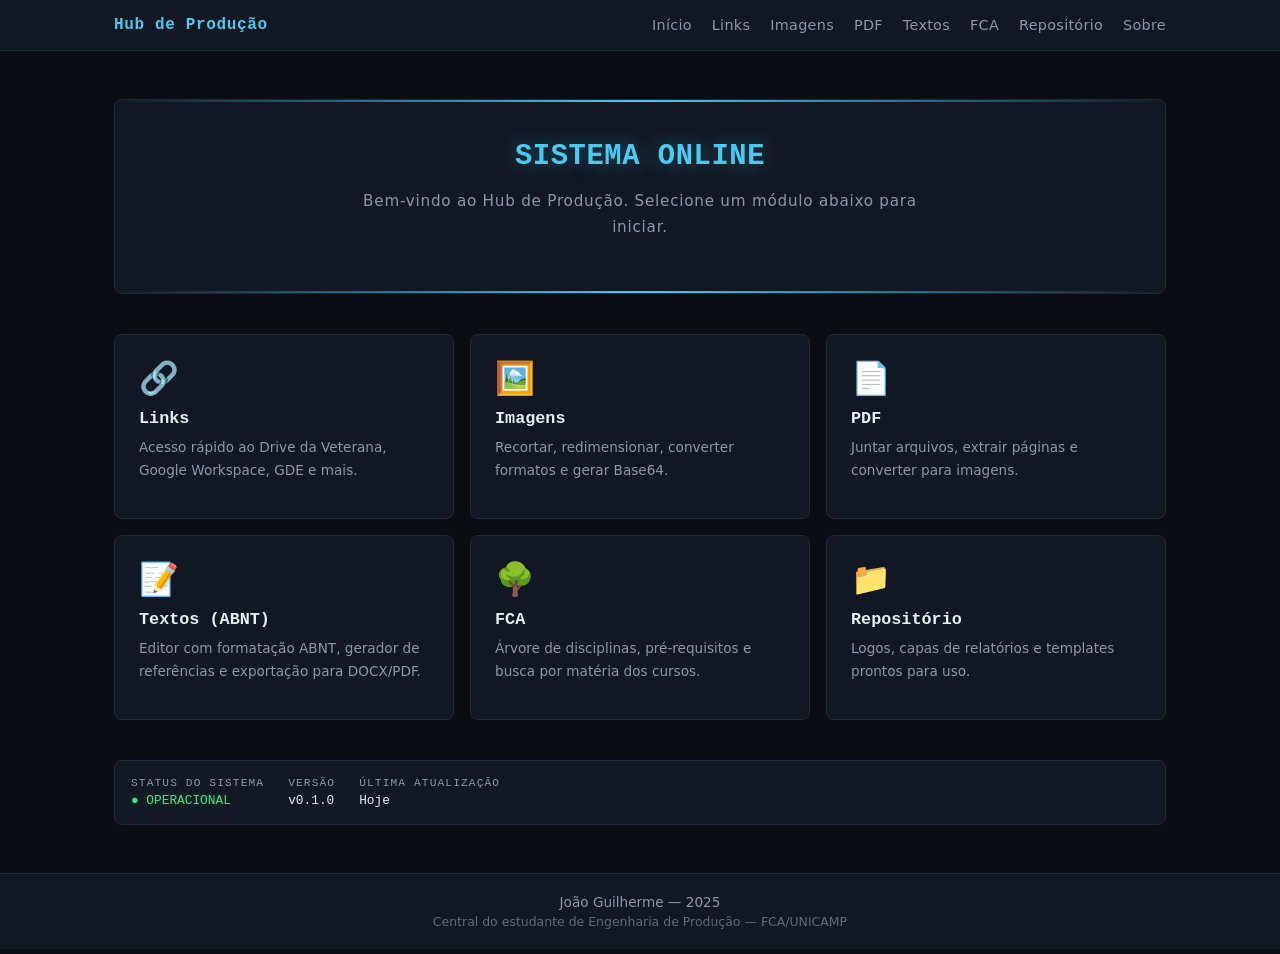
<file: index.html>
<!DOCTYPE html>
<html lang="pt-BR">
<head>
  <meta charset="UTF-8" />
  <meta name="viewport" content="width=device-width, initial-scale=1.0" />
  <title>Hub de Produção</title>
  <link rel="stylesheet" href="assets/css/style.css" />
</head>
<body>
  <header id="app-header"></header>

  <main id="app-main">
    <!-- HUD de Boas-Vindas -->
    <section class="hud-boas-vindas">
      <div class="hud-linha-topo"></div>
      <h1 class="hud-titulo">SISTEMA ONLINE</h1>
      <p class="hud-subtitulo">Bem-vindo ao Hub de Produção. Selecione um módulo abaixo para iniciar.</p>
      <div class="hud-linha-base"></div>
    </section>

    <!-- Grid de Ferramentas -->
    <section class="dashboard-grid">
      <a href="links.html" class="dash-card">
        <span class="dash-icone">🔗</span>
        <h2 class="dash-titulo">Links</h2>
        <p class="dash-desc">Acesso rápido ao Drive da Veterana, Google Workspace, GDE e mais.</p>
      </a>

      <a href="imagens.html" class="dash-card">
        <span class="dash-icone">🖼️</span>
        <h2 class="dash-titulo">Imagens</h2>
        <p class="dash-desc">Recortar, redimensionar, converter formatos e gerar Base64.</p>
      </a>

      <a href="pdf.html" class="dash-card">
        <span class="dash-icone">📄</span>
        <h2 class="dash-titulo">PDF</h2>
        <p class="dash-desc">Juntar arquivos, extrair páginas e converter para imagens.</p>
      </a>

      <a href="textos.html" class="dash-card">
        <span class="dash-icone">📝</span>
        <h2 class="dash-titulo">Textos (ABNT)</h2>
        <p class="dash-desc">Editor com formatação ABNT, gerador de referências e exportação para DOCX/PDF.</p>
      </a>

      <a href="fca.html" class="dash-card">
        <span class="dash-icone">🌳</span>
        <h2 class="dash-titulo">FCA</h2>
        <p class="dash-desc">Árvore de disciplinas, pré-requisitos e busca por matéria dos cursos.</p>
      </a>

      <a href="repositorio.html" class="dash-card">
        <span class="dash-icone">📁</span>
        <h2 class="dash-titulo">Repositório</h2>
        <p class="dash-desc">Logos, capas de relatórios e templates prontos para uso.</p>
      </a>
    </section>

    <!-- Rodapé de Status (HUD) -->
    <section class="hud-status">
      <div class="status-item">
        <span class="status-label">STATUS DO SISTEMA</span>
        <span class="status-valor ativo">● OPERACIONAL</span>
      </div>
      <div class="status-item">
        <span class="status-label">VERSÃO</span>
        <span class="status-valor">v0.1.0</span>
      </div>
      <div class="status-item">
        <span class="status-label">ÚLTIMA ATUALIZAÇÃO</span>
        <span class="status-valor">Hoje</span>
      </div>
    </section>
  </main>

  <footer id="app-footer"></footer>
  <script type="module" src="assets/js/app.js"></script>
</body>
</html>
</file>
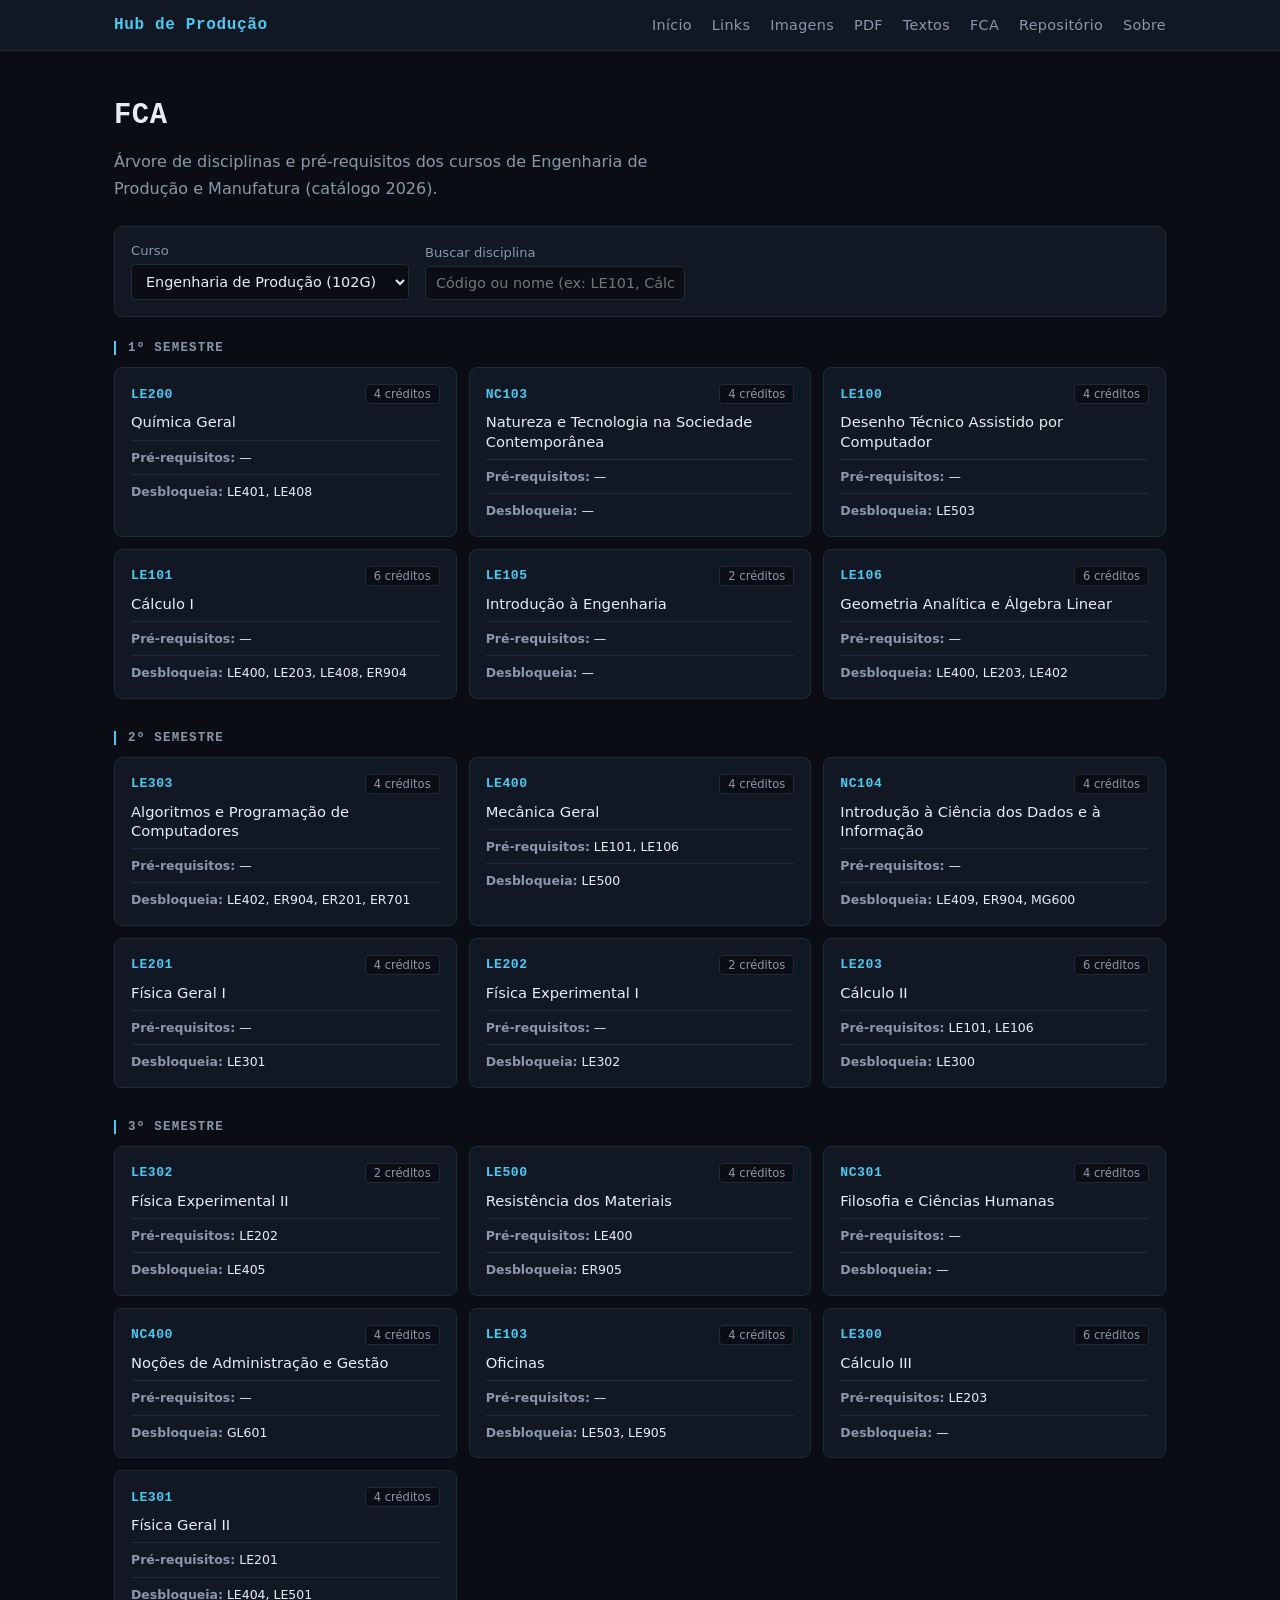
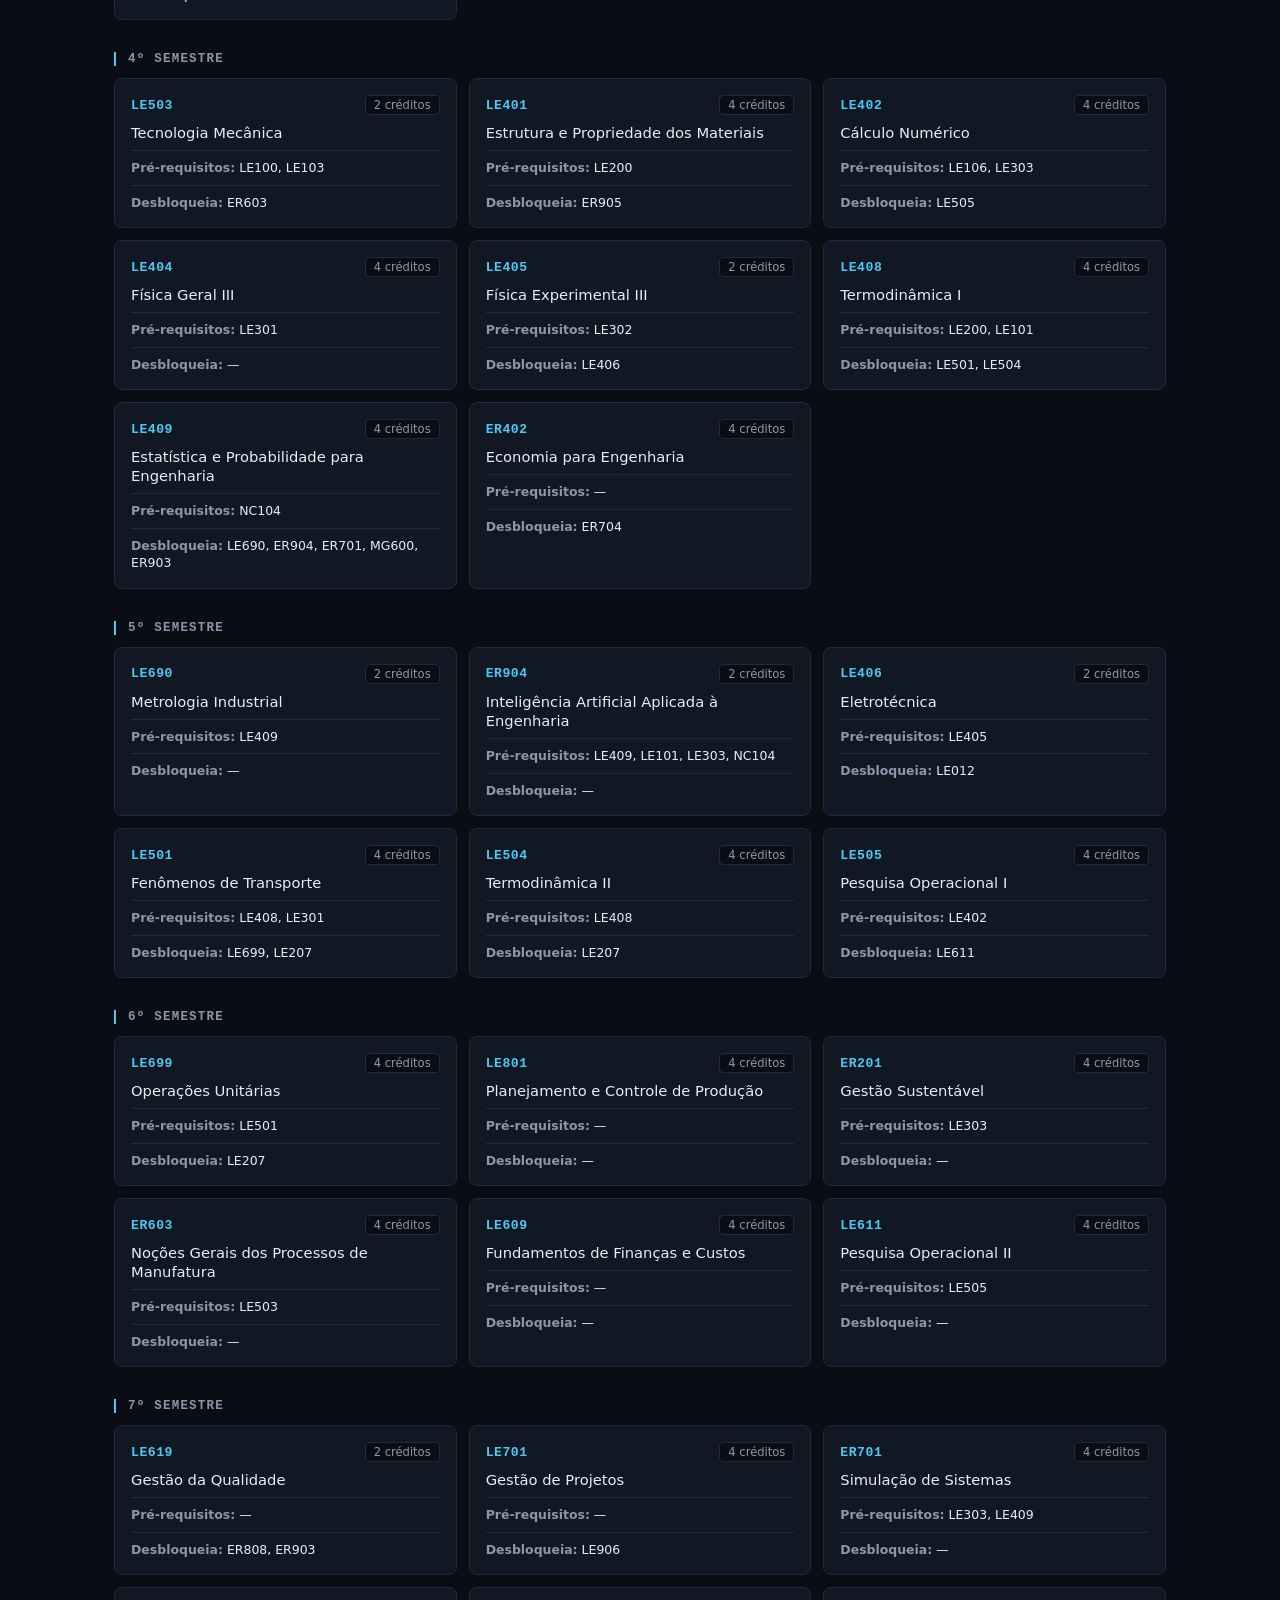
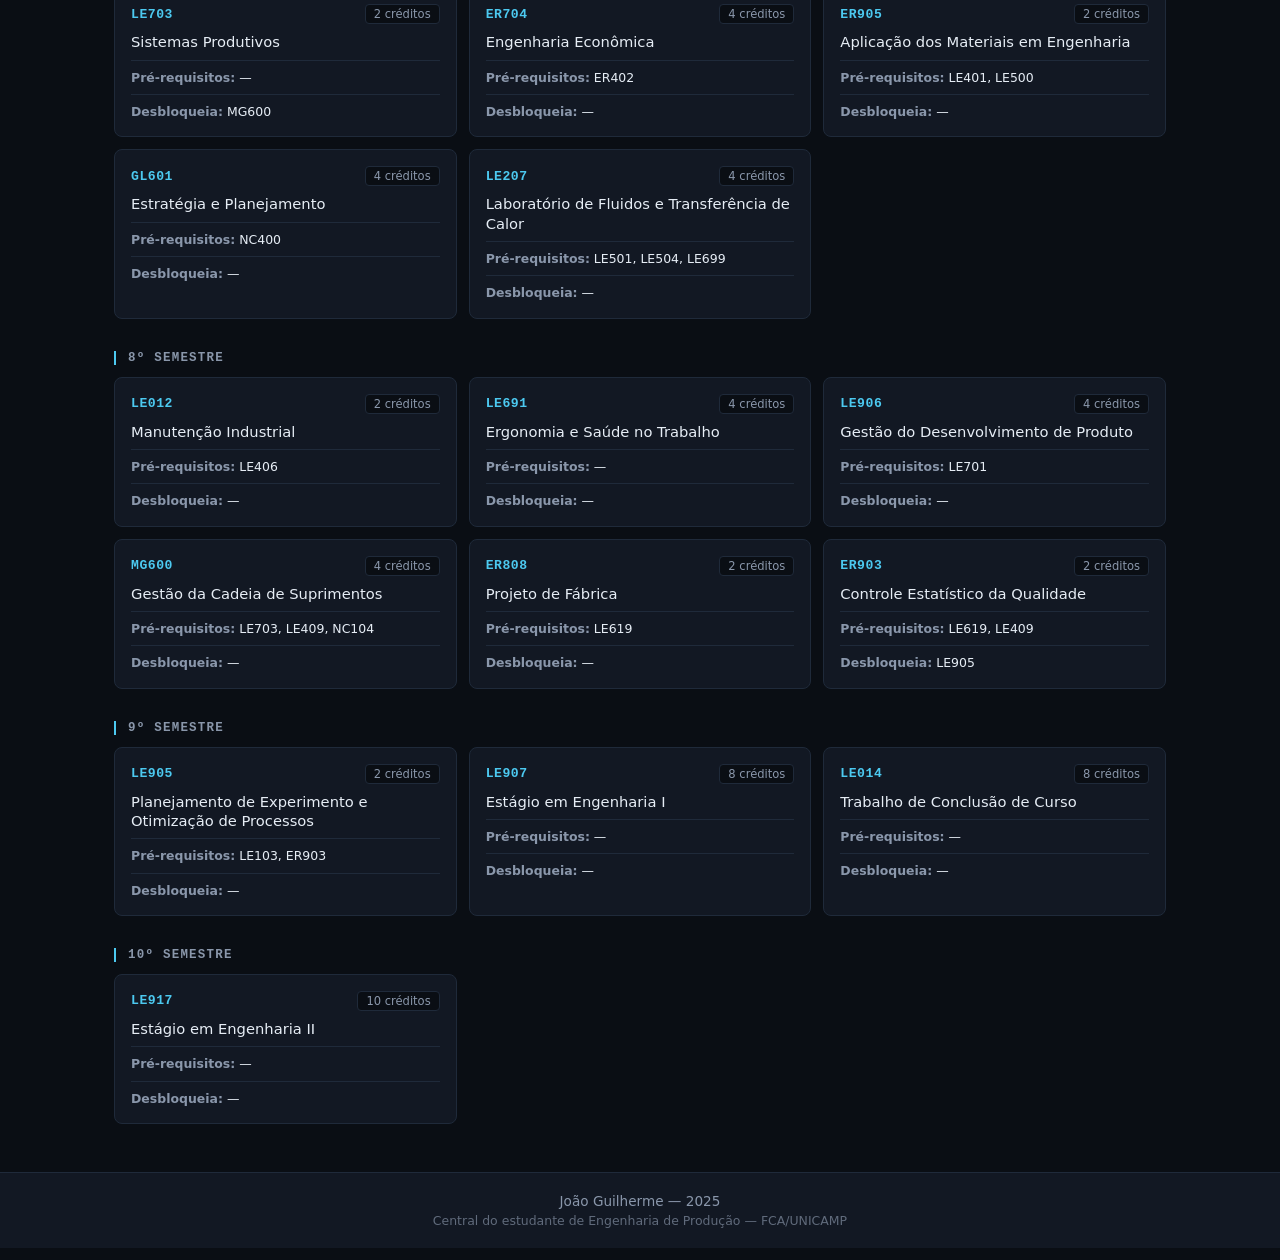
<file: fca.html>
<!DOCTYPE html>
<html lang="pt-BR">
<head>
  <meta charset="UTF-8" />
  <meta name="viewport" content="width=device-width, initial-scale=1.0" />
  <title>FCA — Hub de Produção</title>
  <link rel="stylesheet" href="assets/css/style.css" />
</head>
<body>
  <header id="app-header"></header>
  <main id="app-main">
    <h1>FCA</h1>
    <p>Árvore de disciplinas e pré-requisitos dos cursos de Engenharia de Produção e Manufatura (catálogo 2026).</p>

    <div class="fca-controles">
      <label class="campo">
        Curso
        <select id="fca-curso"></select>
      </label>
      <label class="campo">
        Buscar disciplina
        <input type="text" id="fca-busca" placeholder="Código ou nome (ex: LE101, Cálculo)" autocomplete="off" />
      </label>
    </div>

    <div id="fca-lista" class="fca-lista"></div>
  </main>
  <footer id="app-footer"></footer>
  <script type="module" src="assets/js/app.js"></script>
  <script type="module" src="assets/js/fca.js"></script>
</body>
</html>
</file>
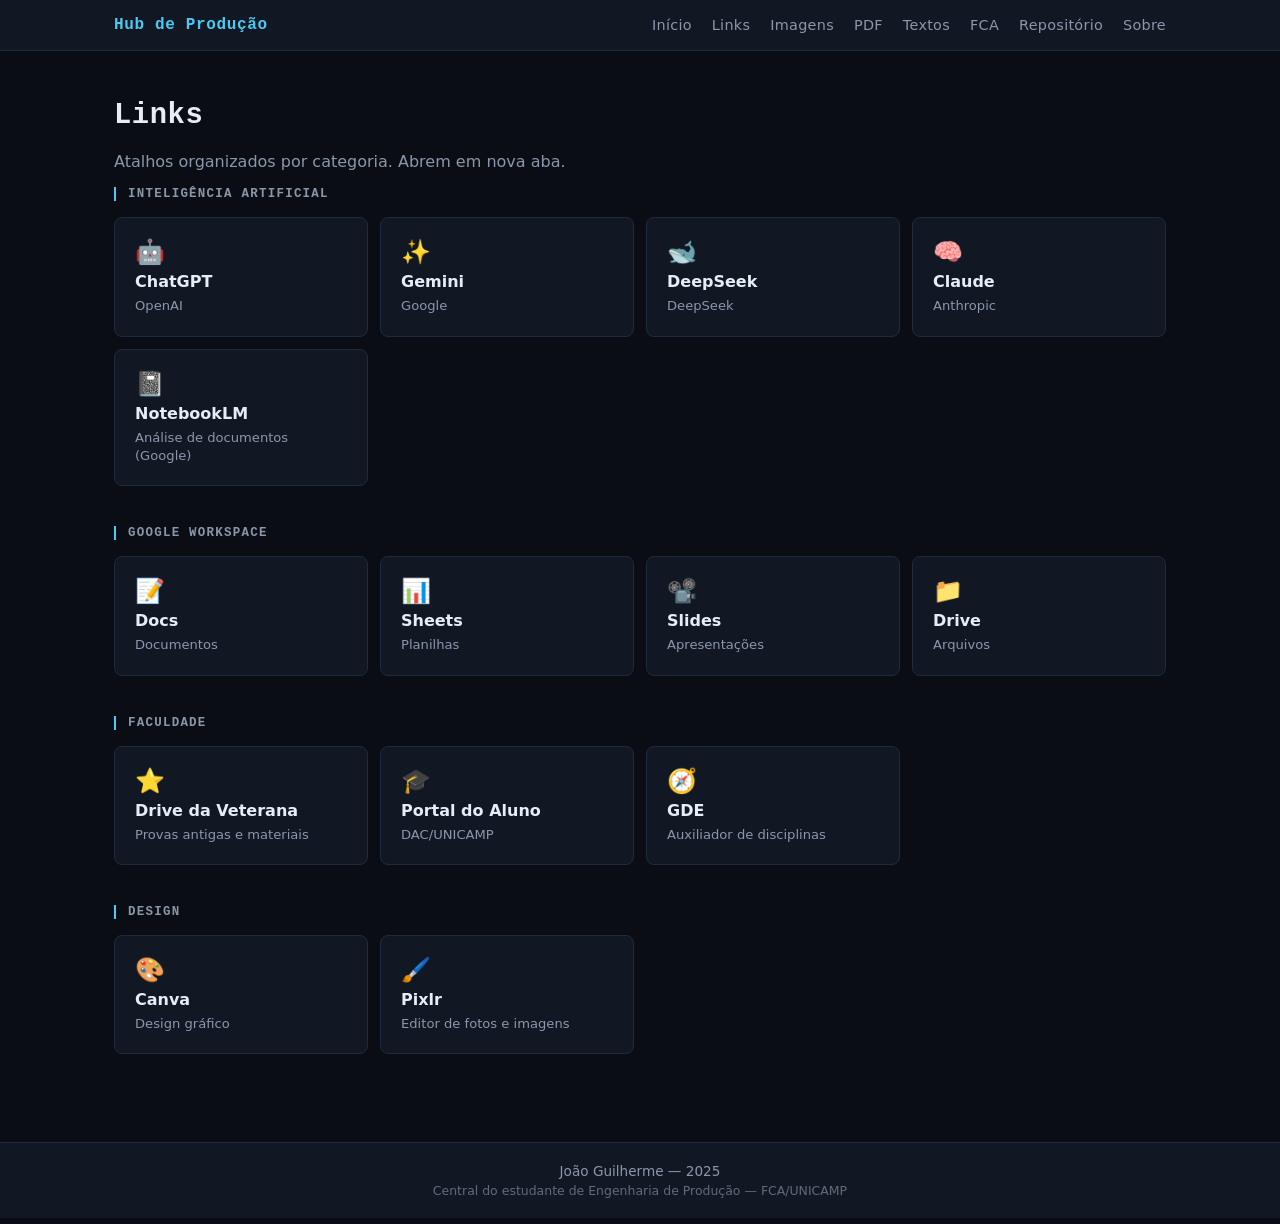
<file: links.html>
<!DOCTYPE html>
<html lang="pt-BR">
<head>
  <meta charset="UTF-8" />
  <meta name="viewport" content="width=device-width, initial-scale=1.0" />
  <title>Links — Hub de Produção</title>
  <link rel="stylesheet" href="assets/css/style.css" />
</head>
<body>
  <header id="app-header"></header>
  <main id="app-main">
    <h1>Links</h1>
    <p>Atalhos organizados por categoria. Abrem em nova aba.</p>
    <div id="links-grid"></div>
  </main>
  <footer id="app-footer"></footer>
  <script type="module" src="assets/js/app.js"></script>
  <script type="module" src="assets/js/links.js"></script>
</body>
</html>
</file>
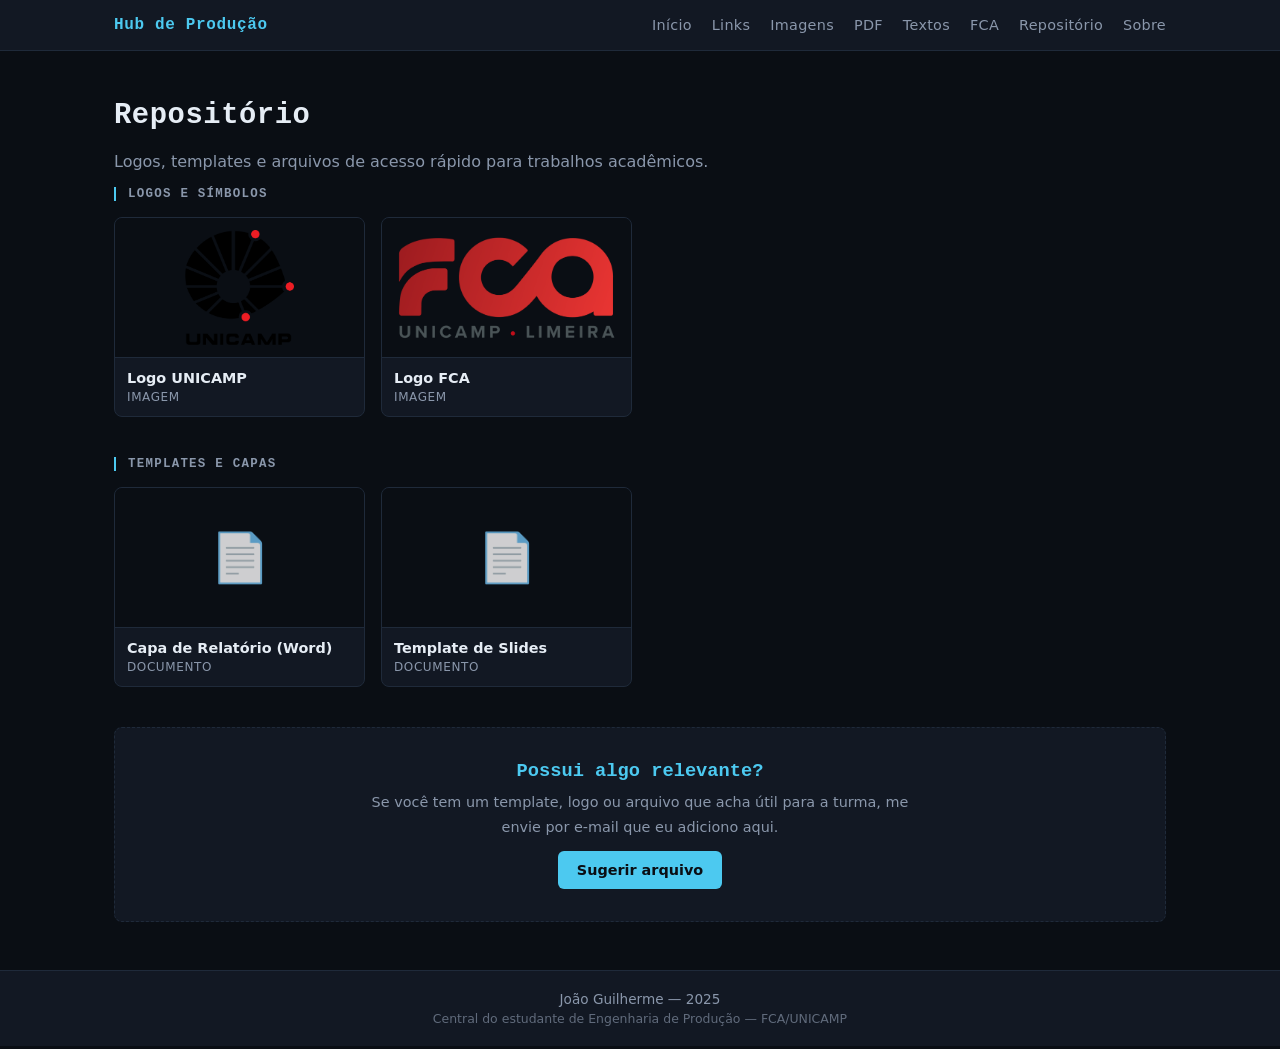
<file: repositorio.html>
<!DOCTYPE html>
<html lang="pt-BR">
<head>
  <meta charset="UTF-8" />
  <meta name="viewport" content="width=device-width, initial-scale=1.0" />
  <title>Repositório — Hub de Produção</title>
  <link rel="stylesheet" href="assets/css/style.css" />
</head>
<body>
  <header id="app-header"></header>
  <main id="app-main">
    <h1>Repositório</h1>
    <p>Logos, templates e arquivos de acesso rápido para trabalhos acadêmicos.</p>

    <div id="repositorio-grid" class="repositorio-lista"></div>

    <div class="repositorio-contribuir">
      <h3>Possui algo relevante?</h3>
      <p>Se você tem um template, logo ou arquivo que acha útil para a turma, me envie por e-mail que eu adiciono aqui.</p>
      <a href="mailto:substituir@exemplo.com?subject=Sugest%C3%A3o%20para%20o%20Reposit%C3%B3rio" class="btn btn-primary">Sugerir arquivo</a>
    </div>
  </main>
  <footer id="app-footer"></footer>
  <script type="module" src="assets/js/app.js"></script>
  <script type="module" src="assets/js/repositorio.js"></script>
</body>
</html>
</file>
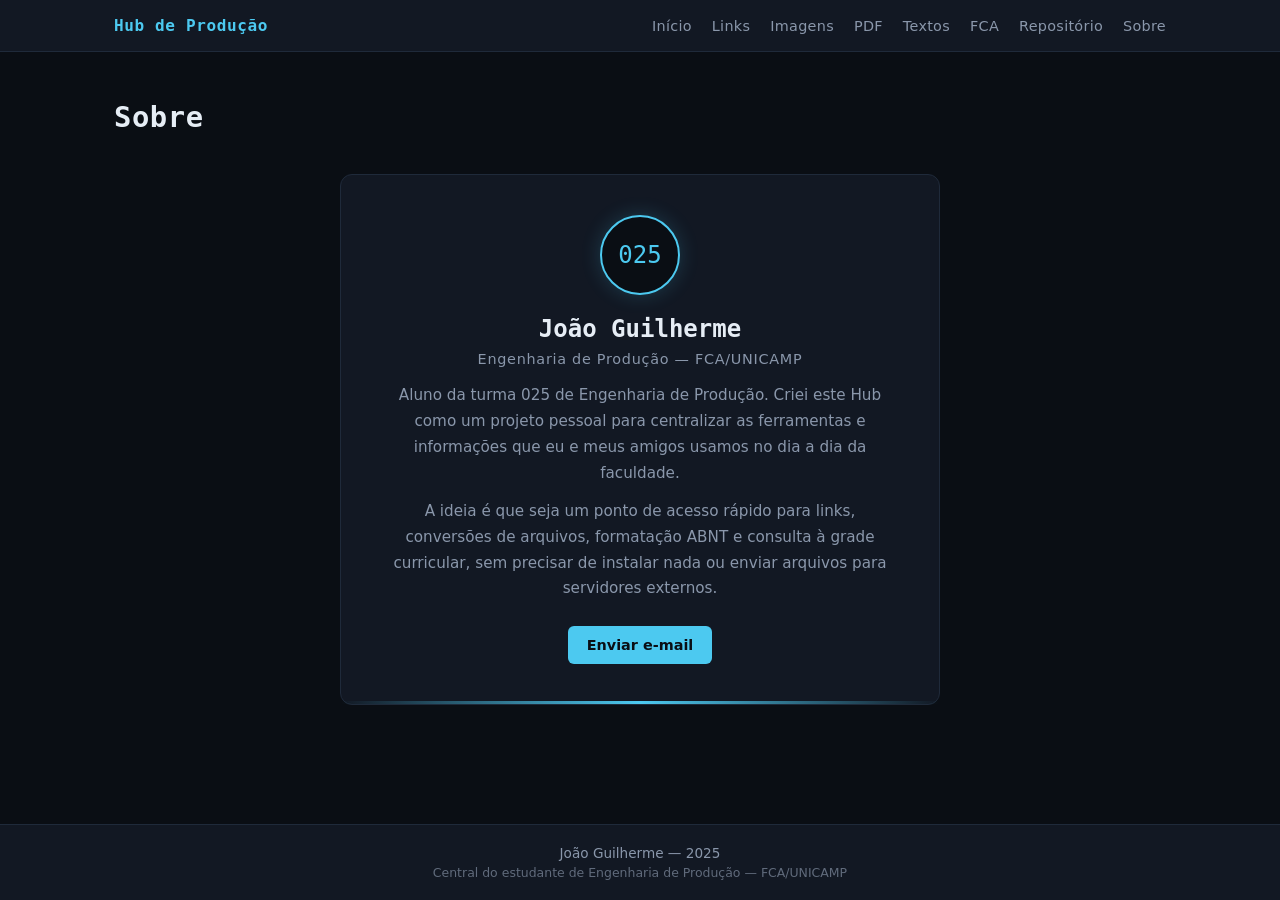
<file: sobre.html>
<!DOCTYPE html>
<html lang="pt-BR">
<head>
  <meta charset="UTF-8" />
  <meta name="viewport" content="width=device-width, initial-scale=1.0" />
  <title>Sobre — Hub de Produção</title>
  <link rel="stylesheet" href="assets/css/style.css" />
</head>
<body>
  <header id="app-header"></header>
  <main id="app-main">
    <h1>Sobre</h1>
    
    <div class="sobre-conteudo">
      <div class="sobre-card">
        <div class="sobre-avatar">025</div>
        <h2 class="sobre-nome">João Guilherme</h2>
        <p class="sobre-curso">Engenharia de Produção — FCA/UNICAMP</p>
        <p class="sobre-bio">
          Aluno da turma 025 de Engenharia de Produção. Criei este Hub como um projeto pessoal para centralizar as ferramentas e informações que eu e meus amigos usamos no dia a dia da faculdade.
        </p>
        <p class="sobre-bio">
          A ideia é que seja um ponto de acesso rápido para links, conversões de arquivos, formatação ABNT e consulta à grade curricular, sem precisar de instalar nada ou enviar arquivos para servidores externos.
        </p>
        <div class="sobre-links">
          <a href="mailto:substituir@exemplo.com" class="btn btn-primary">Enviar e-mail</a>
        </div>
      </div>
    </div>
  </main>
  <footer id="app-footer"></footer>
  <script type="module" src="assets/js/app.js"></script>
</body>
</html>
</file>
<file: assets/css/style.css>
:root {
  --bg: #0a0e14;
  --bg-soft: #121823;
  --linha: #1f2a3a;
  --texto: #e6edf5;
  --texto-fraco: #8a97ab;
  --acento: #4cc9f0;
}

* { box-sizing: border-box; margin: 0; padding: 0; }

[hidden] {
  display: none !important;
}

body {
  font-family: system-ui, -apple-system, "Segoe UI", Roboto, sans-serif;
  background: var(--bg);
  color: var(--texto);
  min-height: 100vh;
  display: flex;
  flex-direction: column;
}

a { color: var(--acento); text-decoration: none; }
a:hover { text-decoration: underline; }

#app-header {
  border-bottom: 1px solid var(--linha);
  background: var(--bg-soft);
}

.header-inner {
  max-width: 1100px;
  margin: 0 auto;
  padding: 16px 24px;
  display: flex;
  align-items: center;
  justify-content: space-between;
  gap: 16px;
  flex-wrap: wrap;
}

.brand {
  font-family: ui-monospace, "JetBrains Mono", monospace;
  font-weight: 600;
  letter-spacing: 0.04em;
  color: var(--acento);
}

.menu {
  display: flex;
  gap: 20px;
  flex-wrap: wrap;
}

.menu a {
  color: var(--texto-fraco);
  font-size: 0.9rem;
  letter-spacing: 0.02em;
}

.menu a:hover {
  color: var(--acento);
  text-decoration: none;
}

#app-main {
  flex: 1;
  max-width: 1100px;
  margin: 0 auto;
  padding: 48px 24px;
  width: 100%;
}

#app-main h1 {
  font-family: ui-monospace, "JetBrains Mono", monospace;
  font-size: 1.8rem;
  margin-bottom: 16px;
  letter-spacing: 0.02em;
}

#app-main p {
  color: var(--texto-fraco);
  line-height: 1.7;
  margin-bottom: 12px;
  max-width: 60ch;
}

#app-footer {
  border-top: 1px solid var(--linha);
  background: var(--bg-soft);
  text-align: center;
  padding: 20px;
  font-size: 0.85rem;
  color: var(--texto-fraco);
}

#app-footer .muted {
  opacity: 0.65;
  margin-top: 4px;
  font-size: 0.78rem;
}

/* ─── Etapa 3: grade de links ─── */

.categoria { margin-bottom: 40px; }

.categoria-titulo {
  font-family: ui-monospace, "JetBrains Mono", monospace;
  font-size: 0.78rem;
  text-transform: uppercase;
  letter-spacing: 0.1em;
  color: var(--texto-fraco);
  margin-bottom: 16px;
  padding-left: 12px;
  border-left: 2px solid var(--acento);
}

.cards {
  display: grid;
  grid-template-columns: repeat(auto-fill, minmax(220px, 1fr));
  gap: 12px;
}

.card {
  display: flex;
  flex-direction: column;
  gap: 6px;
  padding: 20px;
  background: var(--bg-soft);
  border: 1px solid var(--linha);
  border-radius: 8px;
  transition: border-color 0.15s, transform 0.15s;
}

.card:hover {
  border-color: var(--acento);
  transform: translateY(-2px);
  text-decoration: none;
}

.card-icone { font-size: 1.5rem; }

.card-nome {
  color: var(--texto);
  font-weight: 600;
}

.card-desc {
  color: var(--texto-fraco);
  font-size: 0.82rem;
  line-height: 1.4;
}

/* ─── Etapa 4: ferramenta de imagem ─── */

.ferramenta {
  display: flex;
  flex-direction: column;
  gap: 24px;
  margin-top: 32px;
}

.ferramenta-controles {
  display: flex;
  align-items: center;
  gap: 16px;
  flex-wrap: wrap;
}

.btn {
  display: inline-flex;
  align-items: center;
  justify-content: center;
  padding: 10px 18px;
  border-radius: 6px;
  border: 1px solid transparent;
  font-family: inherit;
  font-size: 0.9rem;
  cursor: pointer;
  transition: background 0.15s, border-color 0.15s, color 0.15s;
}

.btn-primary {
  background: var(--acento);
  color: var(--bg);
  font-weight: 600;
}

.btn-primary:hover { background: #6ad6f5; }

.btn-ghost {
  background: transparent;
  color: var(--texto-fraco);
  border-color: var(--linha);
}

.btn-ghost:hover {
  color: var(--texto);
  border-color: var(--acento);
}

.btn-ratio {
  background: var(--bg-soft);
  color: var(--texto-fraco);
  border-color: var(--linha);
  padding: 6px 14px;
  font-size: 0.82rem;
}

.btn-ratio:hover { color: var(--texto); }

.btn-ratio.ativo {
  background: var(--acento);
  color: var(--bg);
  border-color: var(--acento);
}

.arquivo-nome {
  color: var(--texto-fraco);
  font-size: 0.85rem;
  font-family: ui-monospace, monospace;
}

.cropper-area {
  display: flex;
  flex-direction: column;
  gap: 16px;
}

.proporcoes {
  display: flex;
  gap: 8px;
  flex-wrap: wrap;
}

.cropper-wrap {
  height: min(480px, 60vh);
  background: #000;
  border-radius: 8px;
  overflow: hidden;
  border: 1px solid var(--linha);
}

.cropper-wrap img {
  display: block;
  max-width: 100%;
}

.acoes {
  display: flex;
  gap: 12px;
  flex-wrap: wrap;
}

.resultado {
  display: flex;
  flex-direction: column;
  gap: 16px;
  padding: 20px;
  background: var(--bg-soft);
  border: 1px solid var(--linha);
  border-radius: 8px;
}

.resultado h2 {
  font-family: ui-monospace, monospace;
  font-size: 0.85rem;
  text-transform: uppercase;
  letter-spacing: 0.1em;
  color: var(--texto-fraco);
}

.resultado-wrap {
  background: repeating-conic-gradient(#1f2a3a 0% 25%, #121823 0% 50%) 50% / 20px 20px;
  border-radius: 6px;
  padding: 16px;
  display: flex;
  justify-content: center;
  align-items: center;
}

.resultado-wrap canvas {
  max-width: 100%;
  max-height: 400px;
  display: block;
}

.em-breve {
  color: var(--texto-fraco);
  font-size: 0.82rem;
  font-style: italic;
  opacity: 0.7;
  margin-top: 8px;
}

/* ─── Etapa 4b: novas ferramentas de imagem ─── */

.ferramenta-titulo {
  font-family: ui-monospace, "JetBrains Mono", monospace;
  font-size: 1rem;
  letter-spacing: 0.06em;
  text-transform: uppercase;
  color: var(--acento);
  margin-bottom: 4px;
  padding-bottom: 8px;
  border-bottom: 1px solid var(--linha);
}

.ferramenta-desc {
  color: var(--texto-fraco);
  font-size: 0.85rem;
  line-height: 1.5;
  margin-top: 4px;
}

.controles-linha {
  display: flex;
  gap: 16px;
  align-items: flex-end;
  flex-wrap: wrap;
  padding: 16px;
  background: var(--bg-soft);
  border: 1px solid var(--linha);
  border-radius: 8px;
}

.campo {
  display: flex;
  flex-direction: column;
  gap: 6px;
  font-size: 0.82rem;
  color: var(--texto-fraco);
}

.campo input,
.campo select,
textarea {
  background: var(--bg);
  color: var(--texto);
  border: 1px solid var(--linha);
  border-radius: 4px;
  padding: 8px 10px;
  font-family: inherit;
  font-size: 0.9rem;
}

.campo input:focus,
.campo select:focus,
textarea:focus {
  outline: none;
  border-color: var(--acento);
}

.campo input[type="number"] { width: 120px; }

.checkbox {
  display: flex;
  align-items: center;
  gap: 8px;
  font-size: 0.85rem;
  color: var(--texto-fraco);
  padding-bottom: 8px;
}

.checkbox input { accent-color: var(--acento); }

#convert-preview {
  max-width: 100%;
  max-height: 400px;
  display: block;
  border-radius: 4px;
}

.info-arquivo {
  font-family: ui-monospace, monospace;
  font-size: 0.82rem;
  color: var(--texto-fraco);
}

#b64-texto {
  width: 100%;
  resize: vertical;
  font-family: ui-monospace, monospace;
  font-size: 0.78rem;
  line-height: 1.4;
  word-break: break-all;
}

/* ─── Etapa 5: editor ABNT ─── */

/* Toolbar */
.toolbar-editor {
  display: flex;
  gap: 12px;
  flex-wrap: wrap;
  padding: 12px;
  background: var(--bg-soft);
  border: 1px solid var(--linha);
  border-radius: 8px;
  margin: 24px 0;
  position: sticky;
  top: 8px;
  z-index: 100;
}

.toolbar-grupo {
  display: flex;
  gap: 6px;
  align-items: center;
}

.toolbar-grupo + .toolbar-grupo {
  padding-left: 12px;
  border-left: 1px solid var(--linha);
}

.toolbar-exportar { margin-left: auto; }

.btn-toolbar {
  background: var(--bg);
  color: var(--texto);
  border: 1px solid var(--linha);
  padding: 6px 12px;
  font-size: 0.82rem;
  border-radius: 4px;
  cursor: pointer;
  font-family: inherit;
  transition: border-color 0.15s, color 0.15s;
}

.btn-toolbar:hover {
  border-color: var(--acento);
  color: var(--acento);
}

.info-exportar {
  font-size: 0.82rem;
  color: var(--texto-fraco);
  font-style: italic;
  margin-bottom: 16px;
}

/* Wrap do editor (moldura escura em volta da folha) */
.editor-wrap {
  background: #0d1520;
  padding: 40px 20px;
  border-radius: 8px;
  display: flex;
  justify-content: center;
  overflow-x: auto;
  border: 1px solid var(--linha);
}

/* Folha ABNT */
.folha-abnt {
  width: 21cm;
  min-height: 29.7cm;
  padding: 3cm 2cm 2cm 3cm;
  background: #ffffff;
  color: #000000;
  font-family: "Times New Roman", Times, serif;
  font-size: 12pt;
  line-height: 1.5;
  text-align: justify;
  box-shadow: 0 4px 24px rgba(0, 0, 0, 0.5);
  outline: none;
  box-sizing: border-box;
  flex-shrink: 0;
}

.folha-abnt > div {
  margin: 0;
  text-indent: 1.25cm;
}

.folha-abnt > div.titulo-secao {
  text-indent: 0;
  text-align: left;
  text-transform: uppercase;
  font-weight: bold;
}

.folha-abnt > div.citacao-longa {
  text-indent: 0;
  margin-left: 4cm;
  font-size: 10pt;
  line-height: 1.0;
  margin-top: 12pt;
  margin-bottom: 12pt;
}

.folha-abnt > div.referencia {
  text-indent: 0;
  text-align: left;
  line-height: 1.0;
  margin-bottom: 12pt;
}

/* Modal */
.modal {
  position: fixed;
  inset: 0;
  background: rgba(0, 0, 0, 0.75);
  z-index: 1000;
  padding: 20px;
  overflow-y: auto;
  display: none;
}

.modal.aberto {
  display: flex;
  align-items: flex-start;
  justify-content: center;
}

.modal-conteudo {
  background: var(--bg-soft);
  border: 1px solid var(--linha);
  border-radius: 8px;
  padding: 24px;
  max-width: 540px;
  width: 100%;
  margin: 40px 0;
}

.modal-conteudo h3 {
  color: var(--acento);
  font-family: ui-monospace, monospace;
  font-size: 0.95rem;
  text-transform: uppercase;
  letter-spacing: 0.1em;
  margin-bottom: 20px;
}

.ref-campos {
  display: flex;
  flex-direction: column;
  gap: 12px;
  margin: 16px 0;
}

.ref-campos .campo input,
.ref-campos .campo select { width: 100%; }

.ref-preview-titulo {
  font-family: ui-monospace, monospace;
  font-size: 0.75rem;
  text-transform: uppercase;
  letter-spacing: 0.1em;
  color: var(--texto-fraco);
  margin-bottom: 8px;
}

.ref-preview {
  padding: 12px;
  background: var(--bg);
  border: 1px solid var(--linha);
  border-radius: 4px;
  font-family: "Times New Roman", Times, serif;
  font-size: 0.92rem;
  color: var(--texto);
  line-height: 1.5;
  min-height: 60px;
  margin-bottom: 20px;
  text-align: left;
  word-break: break-word;
}

/* ─── Print: mostra só a folha, com margens ABNT ─── */
@media print {
  @page {
    size: A4;
    margin: 3cm 2cm 2cm 3cm;
  }

  html, body {
    background: #ffffff !important;
    color: #000000 !important;
  }

  header, footer,
  #app-main > h1,
  #app-main > p,
  .toolbar-editor,
  .info-exportar,
  .modal {
    display: none !important;
  }

  #app-main {
    padding: 0 !important;
    margin: 0 !important;
    max-width: none !important;
    width: auto !important;
  }

  .editor-wrap {
    padding: 0 !important;
    margin: 0 !important;
    background: transparent !important;
    border: none !important;
    display: block !important;
    overflow: visible !important;
  }

  .folha-abnt {
    padding: 0 !important;
    margin: 0 !important;
    box-shadow: none !important;
    border: none !important;
    width: auto !important;
    min-height: 0 !important;
    background: transparent !important;
    color: #000 !important;
    font-size: 12pt !important;
  }

  .folha-abnt > div {
    color: #000 !important;
    background: transparent !important;
  }

  .folha-abnt > div.titulo-secao { color: #000 !important; }
  .folha-abnt > div.citacao-longa { color: #000 !important; }
  .folha-abnt > div.referencia   { color: #000 !important; }
}

/* ─── Etapa 6: ferramentas de PDF ─── */

.arquivo-lista {
  display: flex;
  flex-direction: column;
  gap: 8px;
  margin: 8px 0;
}

.arquivo-lista .vazio {
  color: var(--texto-fraco);
  font-style: italic;
  font-size: 0.85rem;
  padding: 12px;
  background: var(--bg-soft);
  border: 1px dashed var(--linha);
  border-radius: 6px;
}

.arquivo-item {
  display: flex;
  align-items: center;
  gap: 12px;
  padding: 10px 14px;
  background: var(--bg-soft);
  border: 1px solid var(--linha);
  border-radius: 6px;
}

.arquivo-indice {
  display: inline-flex;
  align-items: center;
  justify-content: center;
  width: 24px;
  height: 24px;
  border-radius: 50%;
  background: var(--bg);
  border: 1px solid var(--linha);
  font-family: ui-monospace, monospace;
  font-size: 0.78rem;
  color: var(--acento);
  flex-shrink: 0;
}

.arquivo-nome-item {
  flex: 1;
  min-width: 0;
  overflow: hidden;
  text-overflow: ellipsis;
  white-space: nowrap;
  font-size: 0.9rem;
  color: var(--texto);
}

.arquivo-tamanho {
  font-family: ui-monospace, monospace;
  font-size: 0.78rem;
  color: var(--texto-fraco);
  flex-shrink: 0;
}

.arquivo-acoes {
  display: flex;
  gap: 4px;
  flex-shrink: 0;
}

.btn-mini {
  background: var(--bg);
  color: var(--texto-fraco);
  border: 1px solid var(--linha);
  border-radius: 4px;
  padding: 4px 8px;
  font-size: 0.78rem;
  cursor: pointer;
  min-width: 28px;
  font-family: inherit;
}

.btn-mini:hover:not(:disabled) {
  border-color: var(--acento);
  color: var(--acento);
}

.btn-mini:disabled {
  opacity: 0.35;
  cursor: not-allowed;
}

.btn-mini.btn-remover:hover:not(:disabled) {
  border-color: #e5484d;
  color: #e5484d;
}

.paginas-grid {
  display: grid;
  grid-template-columns: repeat(auto-fill, minmax(180px, 1fr));
  gap: 12px;
  margin-top: 16px;
}

.pagina-item {
  display: flex;
  flex-direction: column;
  background: var(--bg-soft);
  border: 1px solid var(--linha);
  border-radius: 6px;
  overflow: hidden;
}

.pagina-item img {
  width: 100%;
  height: auto;
  display: block;
  background: #ffffff;
}

.pagina-rodape {
  display: flex;
  justify-content: space-between;
  align-items: center;
  padding: 8px 10px;
  gap: 8px;
  font-size: 0.78rem;
  color: var(--texto-fraco);
  font-family: ui-monospace, monospace;
}

/* ─── Etapa 7: FCA ─── */

.fca-controles {
  display: flex;
  gap: 16px;
  flex-wrap: wrap;
  align-items: flex-end;
  margin: 24px 0;
  padding: 16px;
  background: var(--bg-soft);
  border: 1px solid var(--linha);
  border-radius: 8px;
}

.fca-controles .campo input { width: 260px; }

.fca-lista {
  display: flex;
  flex-direction: column;
  gap: 32px;
}

.fca-semestre-titulo {
  font-family: ui-monospace, "JetBrains Mono", monospace;
  font-size: 0.78rem;
  text-transform: uppercase;
  letter-spacing: 0.1em;
  color: var(--texto-fraco);
  margin-bottom: 12px;
  padding-left: 12px;
  border-left: 2px solid var(--acento);
}

.fca-disciplinas {
  display: grid;
  grid-template-columns: repeat(auto-fill, minmax(260px, 1fr));
  gap: 12px;
}

.fca-card {
  background: var(--bg-soft);
  border: 1px solid var(--linha);
  border-radius: 8px;
  padding: 16px;
  display: flex;
  flex-direction: column;
  gap: 8px;
  transition: border-color 0.15s;
}

.fca-card:hover { border-color: var(--acento); }

.fca-card-header {
  display: flex;
  justify-content: space-between;
  align-items: center;
  gap: 8px;
}

.fca-codigo {
  font-family: ui-monospace, monospace;
  font-size: 0.82rem;
  font-weight: 600;
  color: var(--acento);
  letter-spacing: 0.04em;
}

.fca-creditos {
  font-size: 0.72rem;
  color: var(--texto-fraco);
  background: var(--bg);
  padding: 2px 8px;
  border-radius: 4px;
  border: 1px solid var(--linha);
}

.fca-nome {
  font-size: 0.92rem;
  color: var(--texto);
  line-height: 1.3;
}

.fca-pre {
  font-size: 0.78rem;
  color: var(--texto-fraco);
  line-height: 1.4;
  border-top: 1px solid var(--linha);
  padding-top: 8px;
}

.fca-pre-label { font-weight: 600; }

.fca-pre-valor { color: var(--texto); }

/* ─── Etapa 8: Repositório, Dashboard e Sobre ─── */

/* --- DASHBOARD (Index) --- */
.hud-boas-vindas {
  position: relative;
  padding: 40px 24px;
  margin-bottom: 40px;
  background: var(--bg-soft);
  border: 1px solid var(--linha);
  border-radius: 8px;
  overflow: hidden;
  text-align: center;
}

.hud-linha-topo,
.hud-linha-base {
  position: absolute;
  left: 0;
  right: 0;
  height: 2px;
  background: linear-gradient(90deg, transparent, var(--acento), transparent);
}

.hud-linha-topo { top: 0; }
.hud-linha-base { bottom: 0; }

.hud-titulo {
  font-family: ui-monospace, "JetBrains Mono", monospace;
  font-size: 2.2rem;
  letter-spacing: 0.15em;
  color: var(--acento);
  margin-bottom: 8px;
  text-shadow: 0 0 20px rgba(76, 201, 240, 0.4);
}

.hud-subtitulo {
  font-size: 0.95rem;
  color: var(--texto-fraco);
  letter-spacing: 0.05em;
  margin-left: auto;   /* centraliza a caixa do texto */
  margin-right: auto;  /* centraliza a caixa do texto */
}

.dashboard-grid {
  display: grid;
  grid-template-columns: repeat(auto-fill, minmax(280px, 1fr));
  gap: 16px;
  margin-bottom: 40px;
}

.dash-card {
  background: var(--bg-soft);
  border: 1px solid var(--linha);
  border-radius: 8px;
  padding: 24px;
  display: flex;
  flex-direction: column;
  transition: all 0.2s ease;
  position: relative;
  overflow: hidden;
}

.dash-card::before {
  content: "";
  position: absolute;
  top: 0; left: 0; width: 100%; height: 2px;
  background: var(--acento);
  transform: scaleX(0);
  transform-origin: left;
  transition: transform 0.2s ease;
}

.dash-card:hover {
  border-color: var(--acento);
  transform: translateY(-3px);
  box-shadow: 0 8px 24px rgba(0,0,0,0.4);
  text-decoration: none;
}

.dash-card:hover::before { transform: scaleX(1); }

.dash-icone { font-size: 2rem; margin-bottom: 12px; }

.dash-titulo {
  font-family: ui-monospace, monospace;
  font-size: 1.05rem;
  color: var(--texto);
  margin-bottom: 8px;
}

.dash-desc {
  font-size: 0.85rem;
  color: var(--texto-fraco);
  line-height: 1.5;
}

.hud-status {
  display: flex;
  flex-wrap: wrap;
  gap: 24px;
  padding: 16px;
  background: var(--bg-soft);
  border: 1px solid var(--linha);
  border-radius: 8px;
  font-family: ui-monospace, monospace;
  font-size: 0.8rem;
}

.status-item {
  display: flex;
  flex-direction: column;
  gap: 4px;
}

.status-label { color: var(--texto-fraco); font-size: 0.7rem; letter-spacing: 0.1em; }
.status-valor { color: var(--texto); }
.status-valor.ativo { color: #4ade80; text-shadow: 0 0 10px rgba(74, 222, 128, 0.3); }

/* --- REPOSITÓRIO --- */
.repositorio-lista { display: flex; flex-direction: column; gap: 40px; margin-bottom: 40px; }

.repositorio-cards {
  display: grid;
  grid-template-columns: repeat(auto-fill, minmax(200px, 1fr));
  gap: 16px;
}

.repo-card {
  display: flex;
  flex-direction: column;
  background: var(--bg-soft);
  border: 1px solid var(--linha);
  border-radius: 8px;
  overflow: hidden;
  transition: border-color 0.15s, transform 0.15s;
}

.repo-card:hover { border-color: var(--acento); transform: translateY(-2px); text-decoration: none; }

.repo-preview {
  height: 140px;
  display: flex;
  align-items: center;
  justify-content: center;
  background: var(--bg);
  border-bottom: 1px solid var(--linha);
  overflow: hidden;
}

.repo-preview img { max-width: 100%; max-height: 100%; object-fit: contain; padding: 12px; }
.repo-preview-doc span { font-size: 3rem; opacity: 0.8; }

.repo-info { padding: 12px; display: flex; flex-direction: column; gap: 4px; }
.repo-nome { font-size: 0.9rem; font-weight: 600; color: var(--texto); }
.repo-tipo { font-size: 0.75rem; color: var(--texto-fraco); text-transform: uppercase; letter-spacing: 0.05em; }

.repositorio-contribuir {
  text-align: center;
  padding: 32px;
  background: var(--bg-soft);
  border: 1px dashed var(--linha);
  border-radius: 8px;
}

.repositorio-contribuir h3 { color: var(--acento); margin-bottom: 8px; font-family: ui-monospace, monospace; }
.repositorio-contribuir p {
  color: var(--texto-fraco);
  font-size: 0.9rem;
  margin-bottom: 16px;
  margin-left: auto;   /* centraliza a caixa do texto */
  margin-right: auto;  /* centraliza a caixa do texto */
}

/* --- SOBRE --- */
.sobre-conteudo { display: flex; justify-content: center; padding: 24px 0; }

.sobre-card {
  background: var(--bg-soft);
  border: 1px solid var(--linha);
  border-radius: 12px;
  padding: 40px;
  max-width: 600px;
  text-align: center;
  position: relative;
}

.sobre-card::after {
  content: "";
  position: absolute;
  bottom: 0; left: 0; right: 0; height: 3px;
  background: linear-gradient(90deg, transparent, var(--acento), transparent);
  border-radius: 0 0 12px 12px;
}

.sobre-avatar {
  width: 80px; height: 80px;
  background: var(--bg);
  border: 2px solid var(--acento);
  border-radius: 50%;
  display: flex; align-items: center; justify-content: center;
  font-family: ui-monospace, monospace;
  font-size: 1.5rem; color: var(--acento);
  margin: 0 auto 20px;
  box-shadow: 0 0 20px rgba(76, 201, 240, 0.2);
}

.sobre-nome { font-size: 1.5rem; color: var(--texto); margin-bottom: 4px; font-family: ui-monospace, monospace; }
.sobre-curso { color: var(--acento); font-size: 0.9rem; margin-bottom: 24px; letter-spacing: 0.05em; }

.sobre-bio {
  color: var(--texto-fraco);
  font-size: 0.95rem;
  line-height: 1.6;
  margin-bottom: 16px;
  text-align: center;
}

.sobre-links { margin-top: 24px; }

/* ─── Etapa 9: Remoção de fundo (IA) ─── */

.progresso {
  margin: 12px 0;
  display: flex;
  flex-direction: column;
  gap: 6px;
}

.progresso-barra {
  height: 8px;
  background: var(--bg-soft);
  border-radius: 4px;
  overflow: hidden;
  border: 1px solid var(--linha);
}

.progresso-preenchimento {
  height: 100%;
  background: var(--acento);
  width: 0%;
  transition: width 0.2s;
}

.progresso-texto {
  font-size: 0.78rem;
  color: var(--texto-fraco);
  font-family: ui-monospace, monospace;
}

.resultado-wrap.xadrez {
  background: repeating-conic-gradient(#1f2a3a 0% 25%, #121823 0% 50%) 50% / 20px 20px;
}

#bg-preview {
  max-width: 100%;
  max-height: 400px;
  display: block;
}
</file>
